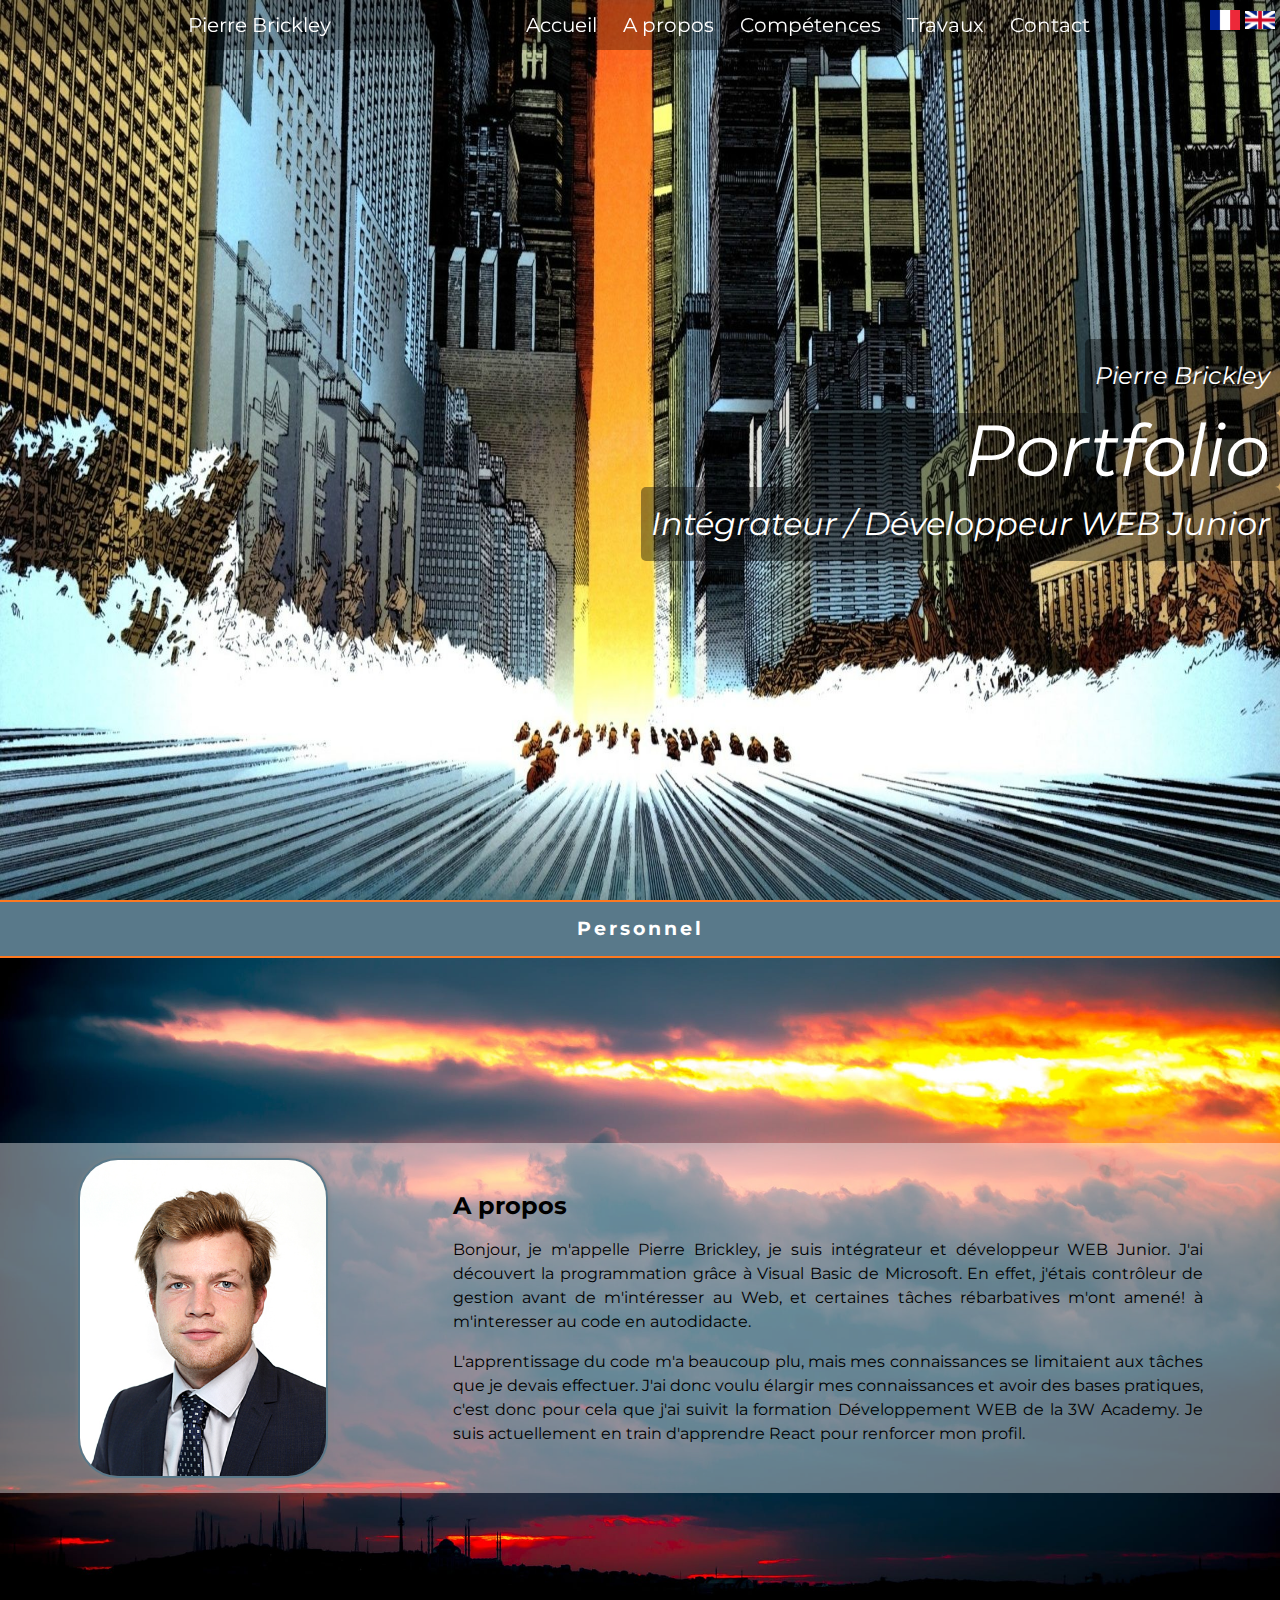
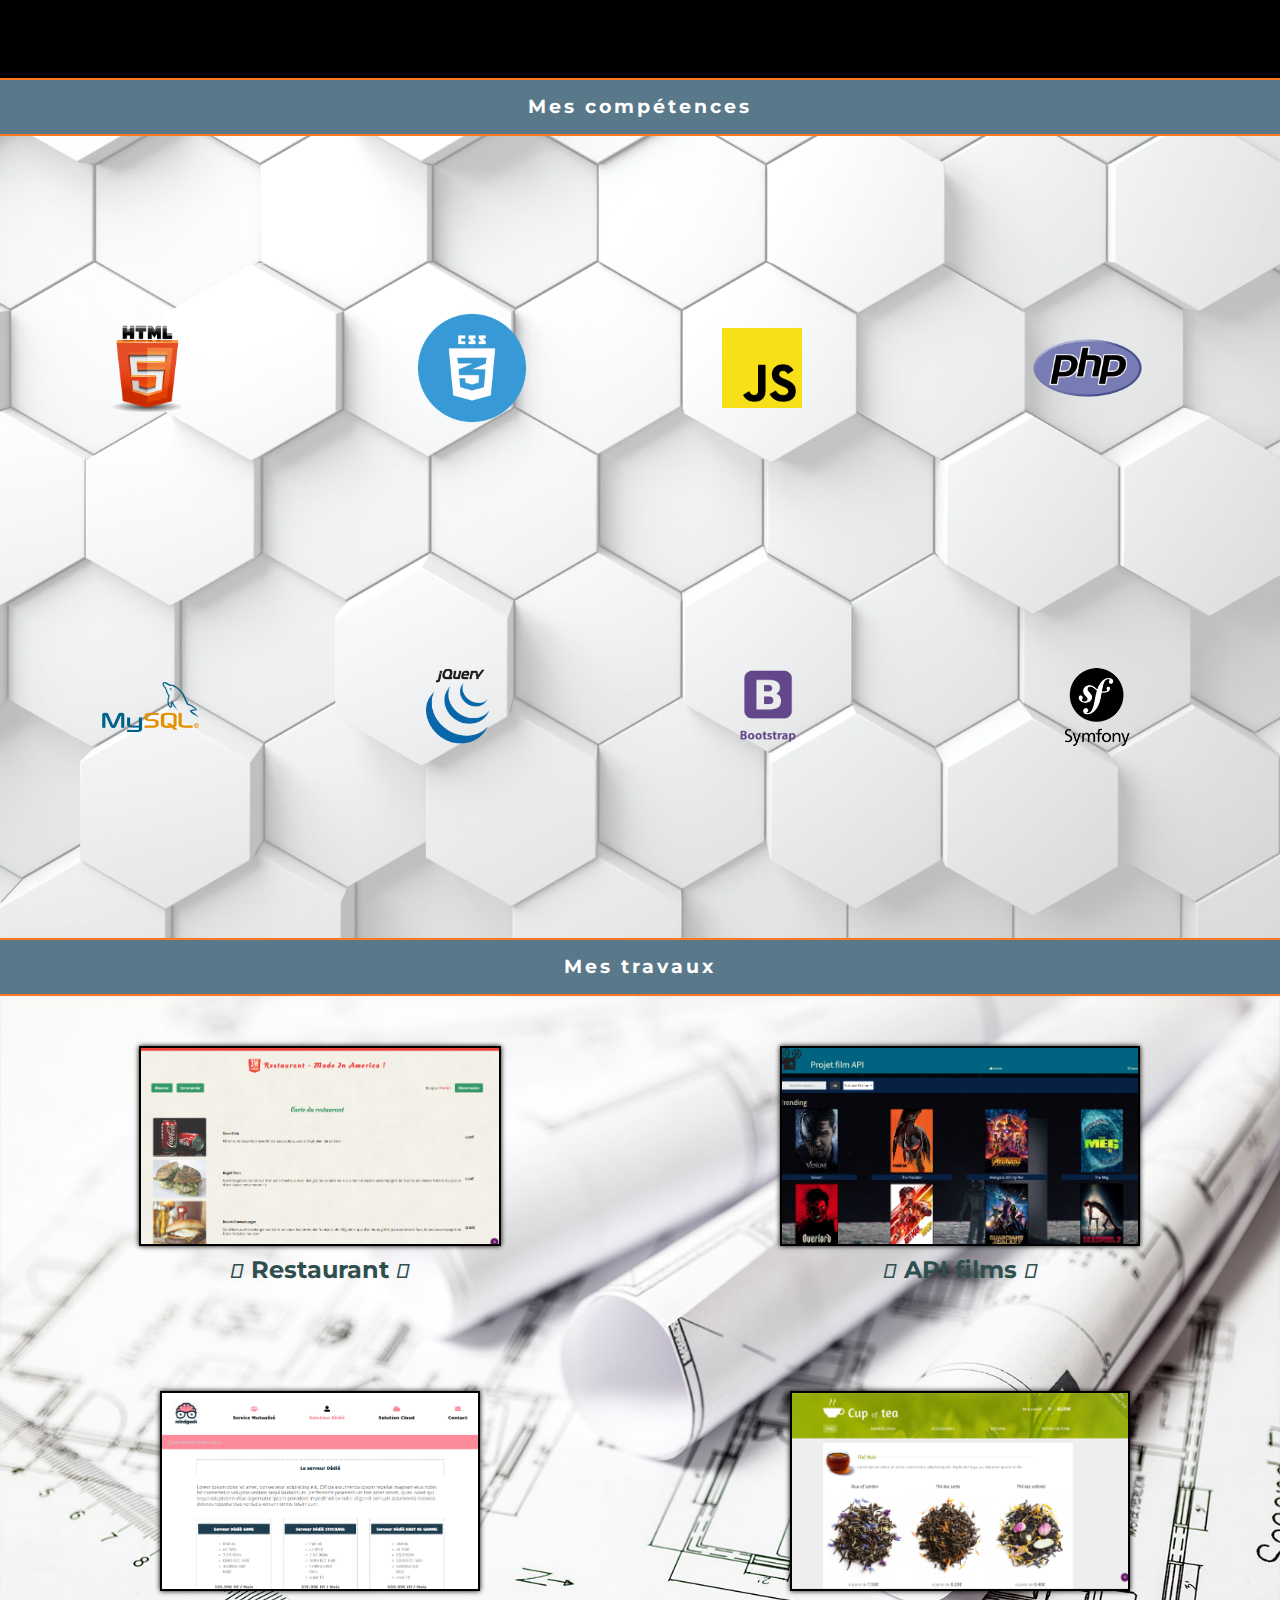
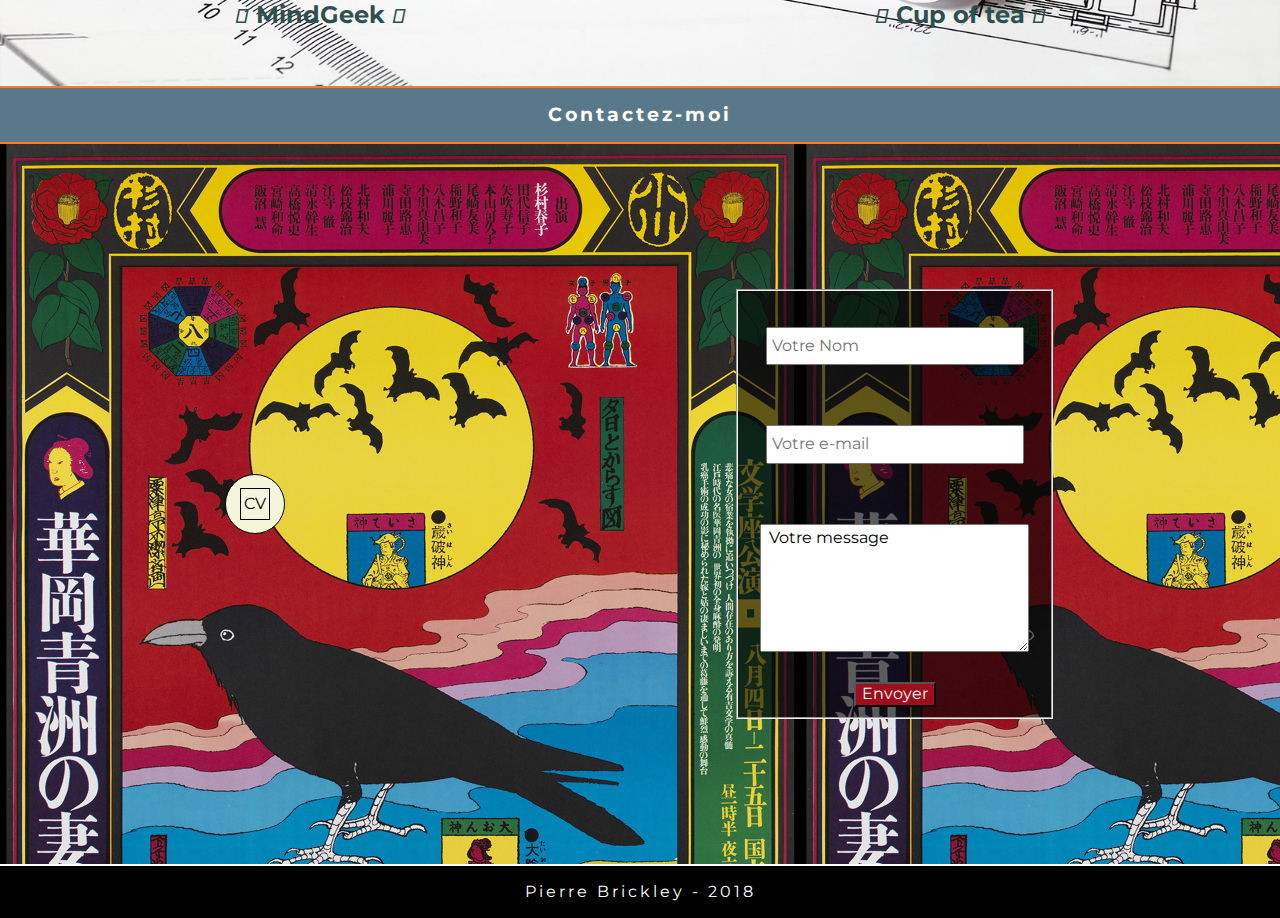
<file: index.html>
<!DOCTYPE html>
<html>
<head>
	<title>Mon portfolio</title>
	<meta charset="utf-8">
    <meta name="viewport" content="width=device-width">
	<link rel="stylesheet" href="https://use.fontawesome.com/releases/v5.4.1/css/all.css" integrity="sha384-5sAR7xN1Nv6T6+dT2mhtzEpVJvfS3NScPQTrOxhwjIuvcA67KV2R5Jz6kr4abQsz" crossorigin="anonymous">
	<link href="https://fonts.googleapis.com/css?family=Montserrat:100,100i,200,200i,300,300i,400,400i,500" rel="stylesheet">
	<link href="https://maxcdn.bootstrapcdn.com/font-awesome/4.7.0/css/font-awesome.min.css" rel="stylesheet" integrity="sha384-wvfXpqpZZVQGK6TAh5PVlGOfQNHSoD2xbE+QkPxCAFlNEevoEH3Sl0sibVcOQVnN" crossorigin="anonymous">
	<link rel="stylesheet" href="https://use.fontawesome.com/releases/v5.5.0/css/all.css" integrity="sha384-B4dIYHKNBt8Bc12p+WXckhzcICo0wtJAoU8YZTY5qE0Id1GSseTk6S+L3BlXeVIU" crossorigin="anonymous">
    <link href="css/normalize.css" rel="stylesheet">
    <link href="css/flexslider.css" rel="stylesheet">
    <link href="css/main.css" rel="stylesheet">
    <link rel="icon" type="image/png" href="img/icons/feather.png" />
	<script
	  src="https://code.jquery.com/jquery-3.3.1.min.js"
	  integrity="sha256-FgpCb/KJQlLNfOu91ta32o/NMZxltwRo8QtmkMRdAu8="
	  crossorigin="anonymous"></script>
	<script src="https://ajax.googleapis.com/ajax/libs/jquery/3.3.1/jquery.min.js"></script>
	<script src="js/animations.js"></script>

</head>
<body class="container" data-spy="scroll">
<header id="main-header">
	<a href="index.html"><img src="img/icons/frenchflag.png" class="flag fr"></a>
	<a href="indexEn.html"><img src="img/icons/enflag.png" class="flag en"></a>
	<nav class="main-nav">
		<ul class="main-nav-list">
			<li class="name"><a href="#main-nav-list">Pierre Brickley</a></li>	
			<li class="landing"><a href="#landing-section">Accueil</a></li>	
			<li class="about"><a href="#about-section">A propos</a></li>
			<li class="skills"><a href="#skills-section">Compétences</a></li>		
			<li class="projects"><a href="#projects-section">Travaux</a></li>
			<li class="contact"><a href="#contact-section">Contact</a></li>			
		</ul>
	</nav>
</header>
<main>
	<section id="landing-section">
		<div class="section-flex">
		<span class="fullname">Pierre Brickley</span>
		<span class="portfolio-title">Portfolio</span>
		<span class="occupation">Intégrateur / Développeur WEB Junior</span>
		</div>
	</section>
	<h3 class="perso-title">Personnel</h3>
	<section id="about-section">
		<div class="about-div">
			<img src="img/photos/photoidentite.JPG" atl="bzzz" class="profile-picture">
			<span class="about-flex">
				<h2 class="about-title">A propos</h1>
				<p>Bonjour, je m'appelle Pierre Brickley, je suis intégrateur et développeur WEB Junior. J'ai découvert la programmation grâce à Visual Basic de Microsoft. En effet, j'étais contrôleur de gestion avant de m'intéresser au Web, et certaines tâches rébarbatives m'ont amené! à m'interesser au code en autodidacte.</p>
				<p>L'apprentissage du code m'a beaucoup plu, mais mes connaissances se limitaient aux tâches que je devais effectuer. J'ai donc voulu élargir mes connaissances et avoir des bases pratiques, c'est donc pour cela que j'ai suivit la formation Développement WEB de la 3W Academy. Je suis actuellement en train d'apprendre React pour renforcer mon profil.</p>
			</span>
		</div>
	</section>
	<h3 class="perso-title">Mes compétences</h3>
	<section id="skills-section">
		<div class="skills-div">
			<ul class="skills-list">
				<li><img src="img/icons/html5.png" class="skills-logo html"><canvas id="draw" height="200" width="200"></canvas></li>
				<li><img src="img/icons/css3.png" class="skills-logo css"><canvas id="draw2" height="200" width="200"></canvas></li>
				<li><img src="img/icons/JS.png" class="skills-logo js"><canvas id="draw3" height="200" width="200"></canvas></li>
				<li><img src="img/icons/PHP-logo.svg.png" class="skills-logo php"><canvas id="draw4" height="200" width="200"></canvas></li>
				<li><img src="img/icons/MySQL.svg.png" class="skills-logo mysql"><canvas id="draw5" height="200" width="200"></canvas></li>
				<li><img src="img/icons/jquery.png" class="skills-logo jquery"><canvas id="draw6" height="200" width="200"></canvas></li>
				<li><img src="img/icons/bootstrap.png" class="skills-logo bootstrap"><canvas id="draw7" height="200" width="200"></canvas></li>
				<li><img src="img/icons/logo-symfony.png" class="skills-logo symfony"><canvas id="draw8" height="200" width="200"></canvas></li>



			</ul>
		</div>
	</section>
	<h3 class="perso-title">Mes travaux</h3>
	<section id="projects-section">
		<div class="projects-item1">
			<img src="img/projets/restaurant1.PNG" class="project-image projectimage1">
			<h4><i class="fas fa-arrow-circle-left" id="previmg1"></i>Restaurant<i class="fas fa-arrow-circle-right" id="nextimg1"></i></h4>				
		</div>
		<div class="projects-item1">
			<a href="http://www.pedromachuca.me"><img src="img/projets/API_Film1.PNG" class="project-image projectimage2"></a>
			<h4><i class="fas fa-arrow-circle-left previmg2"></i>API films<i class="fas fa-arrow-circle-right nextimg2"></i></h4>	
		</div>
		<div class="projects-item2">
			<img src="img/projets/MindGeek1.PNG" class="project-image projectimage3">
			<h4><i class="fas fa-arrow-circle-left previmg3"></i>MindGeek<i class="fas fa-arrow-circle-right nextimg3"></i></h4>	
		</div>
		<div class="projects-item2">
			<img src="img/projets/Cupoftea1.PNG" class="project-image projectimage4">
			<h4><i class="fas fa-arrow-circle-left previmg4"></i>Cup of tea<i class="fas fa-arrow-circle-right nextimg4"></i></h4>	
		</div>
	</section>
	<h3 class="perso-title">Contactez-moi</h3>
	<section id="contact-section">
		<span class="linkedin">
			<a href="img/resume/CV_Pbrickley_111118.pdf" >CV</a>
		</span>		
		<form class="contact-form" action="form.php" method="post" >
			<fieldset>
				<input type="text" name="namebox" placeholder="Votre Nom" class="input-name">
				<input type="e-mail" name="mailbox" placeholder="Votre e-mail"class="input-mail">
				<textarea class="input-message" name="message"> Votre message</textarea>
				<button type="submit" class="cta">Envoyer</button>
			</fieldset>
		</form>
	</section>
</main>
<footer>
	<p>Pierre Brickley - 2018</p>
</footer>
</body>
	<script src="js/slider.js"></script>
    <script type="text/javascript" src="js/main.js"></script>
<!--     <script src="js/classes/ColorPalette.class.js"></script> -->
</html>
</file>
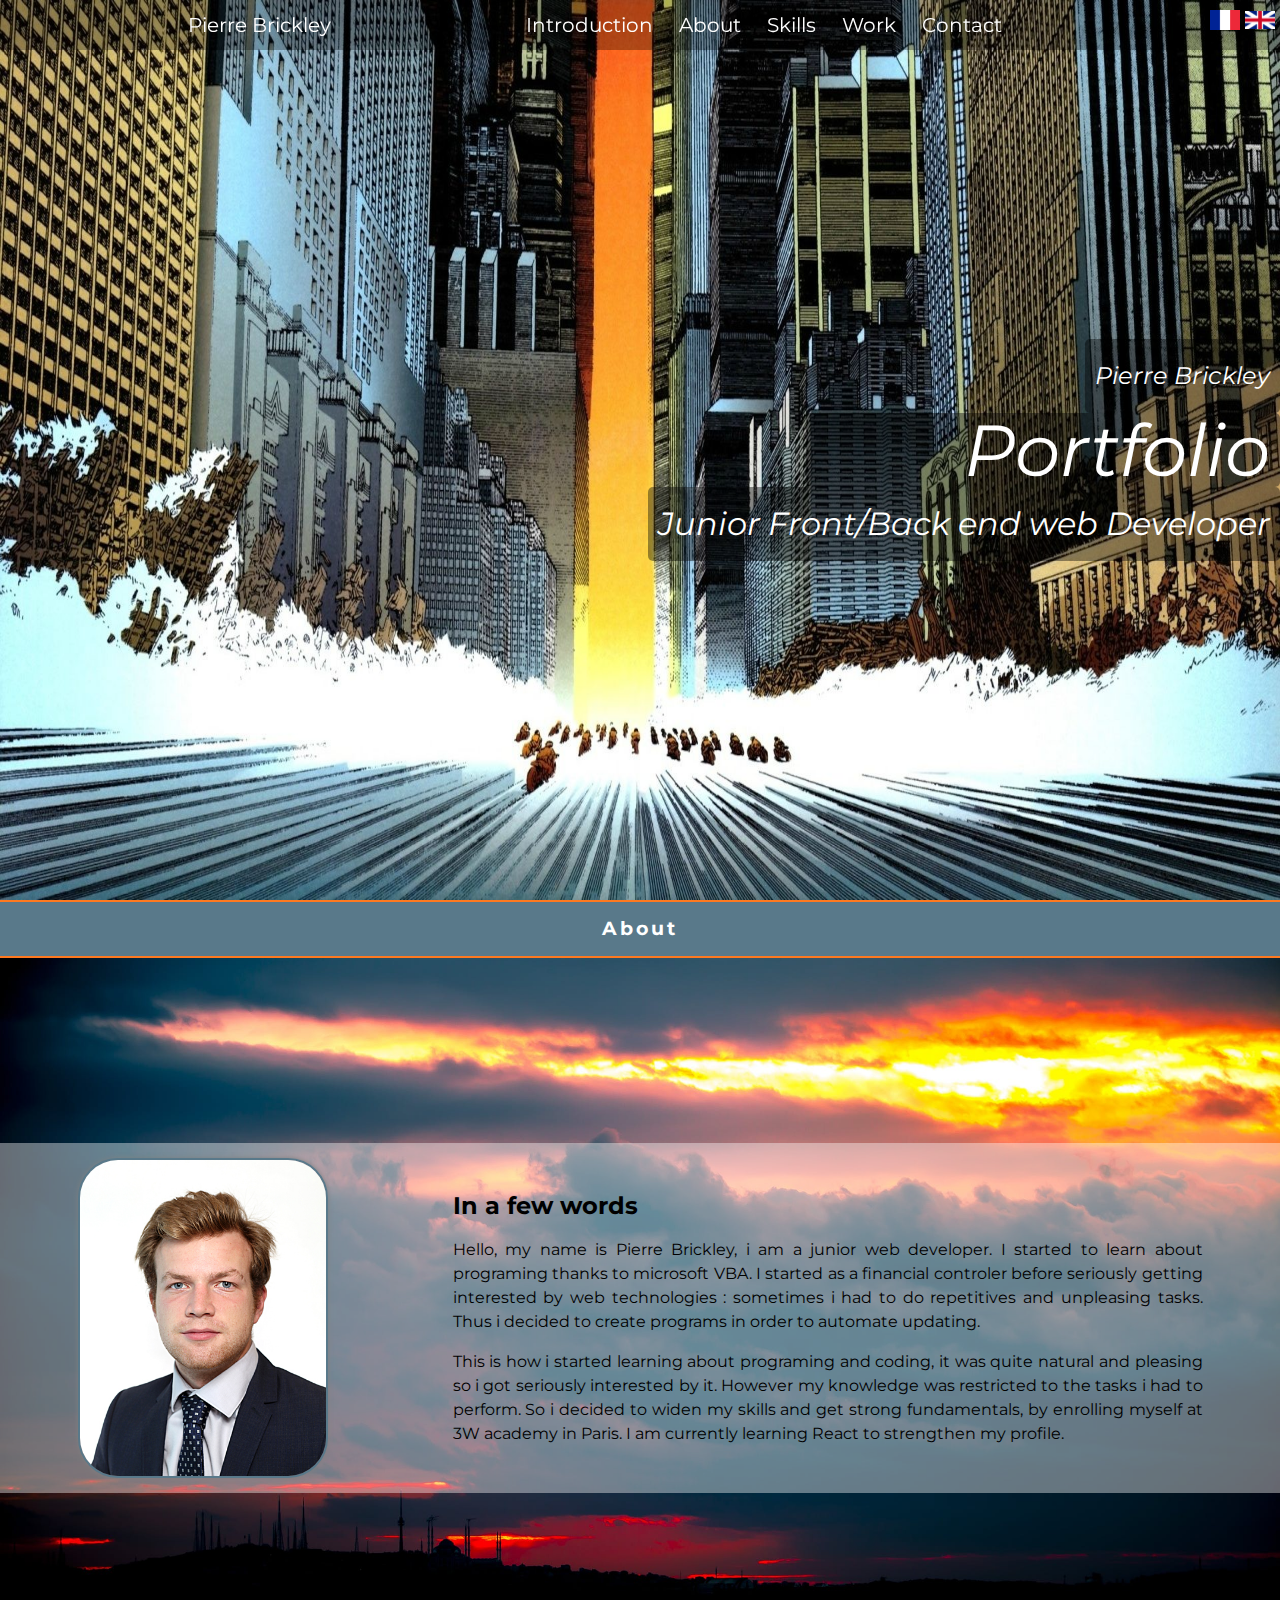
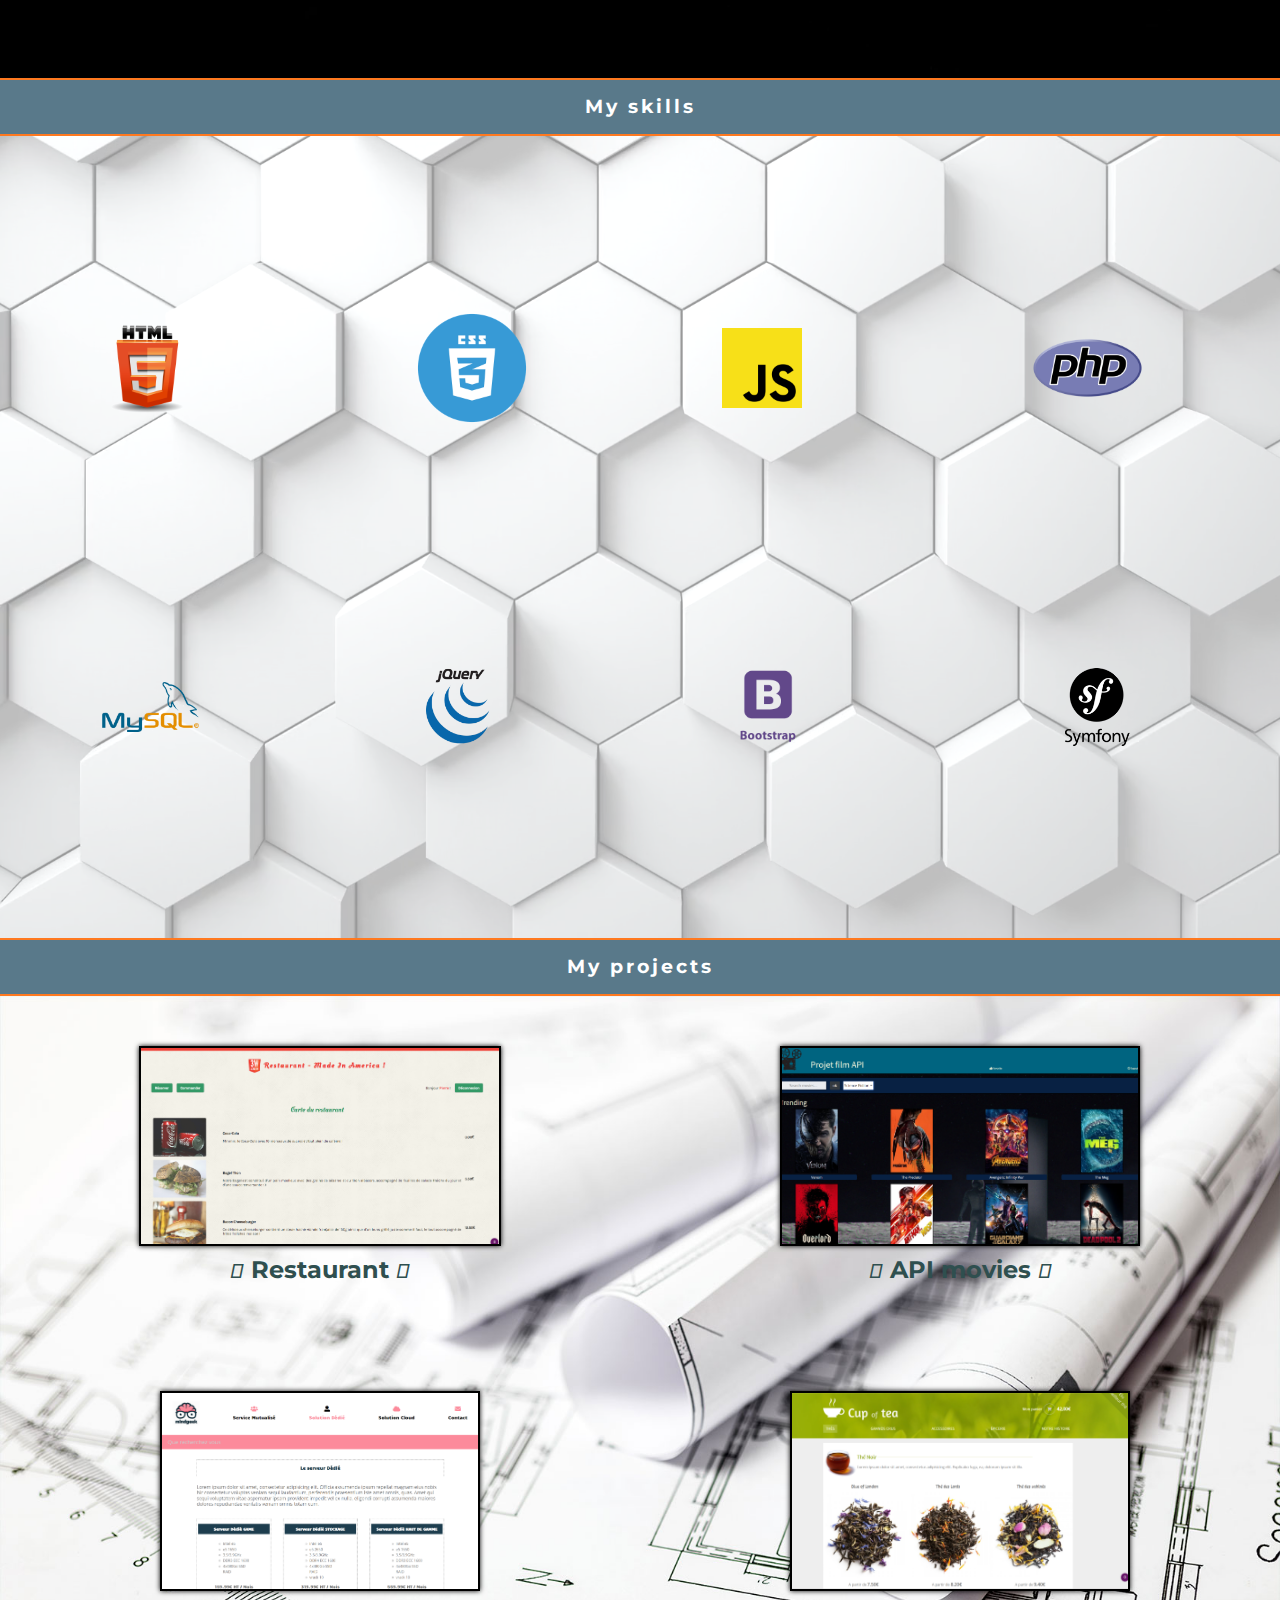
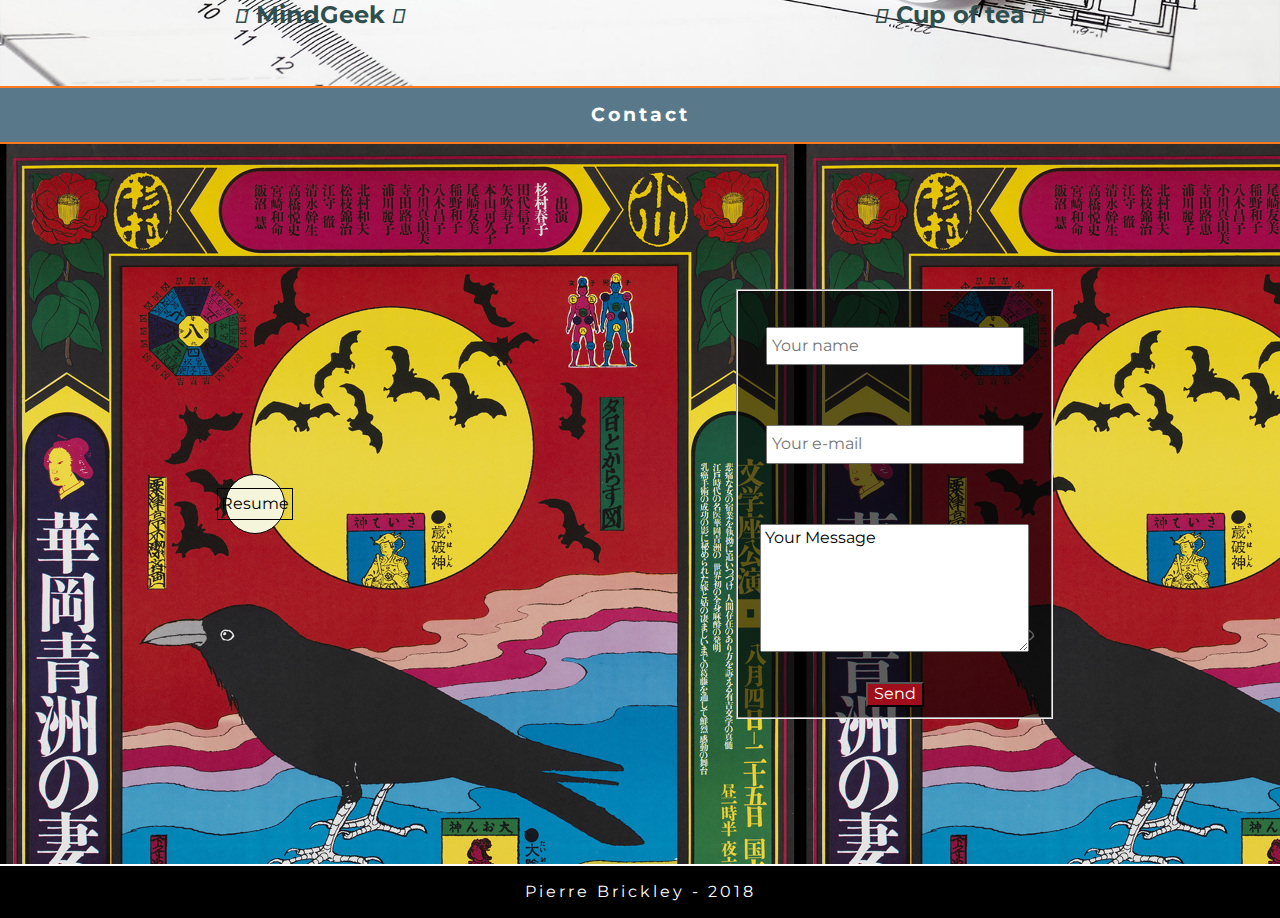
<file: indexEn.html>
<!DOCTYPE html>
<html>
<head>
	<title>Mon portfolio</title>
	<meta charset="utf-8">
    <meta name="viewport" content="width=device-width">
	<link rel="stylesheet" href="https://use.fontawesome.com/releases/v5.4.1/css/all.css" integrity="sha384-5sAR7xN1Nv6T6+dT2mhtzEpVJvfS3NScPQTrOxhwjIuvcA67KV2R5Jz6kr4abQsz" crossorigin="anonymous">
	<link href="https://fonts.googleapis.com/css?family=Montserrat:100,100i,200,200i,300,300i,400,400i,500" rel="stylesheet">
	<link href="https://maxcdn.bootstrapcdn.com/font-awesome/4.7.0/css/font-awesome.min.css" rel="stylesheet" integrity="sha384-wvfXpqpZZVQGK6TAh5PVlGOfQNHSoD2xbE+QkPxCAFlNEevoEH3Sl0sibVcOQVnN" crossorigin="anonymous">
	<link rel="stylesheet" href="https://use.fontawesome.com/releases/v5.5.0/css/all.css" integrity="sha384-B4dIYHKNBt8Bc12p+WXckhzcICo0wtJAoU8YZTY5qE0Id1GSseTk6S+L3BlXeVIU" crossorigin="anonymous">
    <link href="css/normalize.css" rel="stylesheet">
    <link href="css/flexslider.css" rel="stylesheet">
    <link href="css/main.css" rel="stylesheet">
    <link rel="icon" type="image/png" href="img/icons/feather.png" />
	<script
	  src="https://code.jquery.com/jquery-3.3.1.min.js"
	  integrity="sha256-FgpCb/KJQlLNfOu91ta32o/NMZxltwRo8QtmkMRdAu8="
	  crossorigin="anonymous"></script>
	<script src="https://ajax.googleapis.com/ajax/libs/jquery/3.3.1/jquery.min.js"></script>
	<script src="js/animations.js"></script>

</head>
<body class="container" data-spy="scroll">
<header id="main-header">
	<a href="index.html"><img src="img/icons/frenchflag.png" class="flag fr"></a>
	<a href="indexEn.html"><img src="img/icons/enflag.png" class="flag en"></a>
	<nav class="main-nav">
		<ul class="main-nav-list">
			<li class="name"><a href="#main-nav-list">Pierre Brickley</a></li>	
			<li class="landing"><a href="#landing-section">Introduction</a></li>	
			<li class="about"><a href="#about-section">About</a></li>
			<li class="skills"><a href="#skills-section">Skills</a></li>		
			<li class="projects"><a href="#projects-section">Work</a></li>
			<li class="contact"><a href="#contact-section">Contact</a></li>			
		</ul>
	</nav>
</header>
<main>
	<section id="landing-section">
		<div class="section-flex">
		<span class="fullname">Pierre Brickley</span>
		<span class="portfolio-title">Portfolio</span>
		<span class="occupation">Junior Front/Back end web Developer</span>
		</div>
	</section>
	<h3 class="perso-title">About</h3>
	<section id="about-section">
		<div class="about-div">
			<img src="img/photos/photoidentite.JPG" atl="bzzz" class="profile-picture">
			<span class="about-flex">
				<h2 class="about-title">In a few words</h1>				
				<p>Hello, my name is Pierre Brickley, i am a junior web developer. I started to learn about programing thanks to microsoft VBA. I started as a financial controler before seriously getting interested by web technologies : sometimes i had to do repetitives and unpleasing tasks. Thus i decided to create programs in order to automate updating.</p>
				<p>This is how i started learning about programing and coding, it was quite natural and pleasing so i got seriously interested by it. However my knowledge was restricted to the tasks i had to perform. So i decided to widen my skills and get strong fundamentals, by enrolling myself at 3W academy in Paris. I am currently learning React to strengthen my profile.</p>
			</span>
		</div>
	</section>
	<h3 class="perso-title">My skills</h3>
	<section id="skills-section">
		<div class="skills-div">
			<ul class="skills-list">
				<li><img src="img/icons/html5.png" class="skills-logo html"><canvas id="draw" height="200" width="200"></canvas></li>
				<li><img src="img/icons/css3.png" class="skills-logo css"><canvas id="draw2" height="200" width="200"></canvas></li>
				<li><img src="img/icons/JS.png" class="skills-logo js"><canvas id="draw3" height="200" width="200"></canvas></li>
				<li><img src="img/icons/PHP-logo.svg.png" class="skills-logo php"><canvas id="draw4" height="200" width="200"></canvas></li>
				<li><img src="img/icons/MySQL.svg.png" class="skills-logo mysql"><canvas id="draw5" height="200" width="200"></canvas></li>
				<li><img src="img/icons/jquery.png" class="skills-logo jquery"><canvas id="draw6" height="200" width="200"></canvas></li>
				<li><img src="img/icons/bootstrap.png" class="skills-logo bootstrap"><canvas id="draw7" height="200" width="200"></canvas></li>
				<li><img src="img/icons/logo-symfony.png" class="skills-logo symfony"><canvas id="draw8" height="200" width="200"></canvas></li>



			</ul>
		</div>
	</section>
	<h3 class="perso-title">My projects</h3>
	<section id="projects-section">
		<div class="projects-item1">
			<img src="img/projets/restaurant1.PNG" class="project-image projectimage1">
			<h4><i class="fas fa-arrow-circle-left" id="previmg1"></i>Restaurant<i class="fas fa-arrow-circle-right" id="nextimg1"></i></h4>				
		</div>
		<div class="projects-item1">
			<a href="http://www.pedromachuca.me"><img src="img/projets/API_Film1.PNG" class="project-image projectimage2"></a>
			<h4><i class="fas fa-arrow-circle-left previmg2"></i>API movies<i class="fas fa-arrow-circle-right nextimg2"></i></h4>	
		</div>
		<div class="projects-item2">
			<img src="img/projets/MindGeek1.PNG" class="project-image projectimage3">
			<h4><i class="fas fa-arrow-circle-left previmg3"></i>MindGeek<i class="fas fa-arrow-circle-right nextimg3"></i></h4>	
		</div>
		<div class="projects-item2">
			<img src="img/projets/Cupoftea1.PNG" class="project-image projectimage4">
			<h4><i class="fas fa-arrow-circle-left previmg4"></i>Cup of tea<i class="fas fa-arrow-circle-right nextimg4"></i></h4>	
		</div>
	</section>
	<h3 class="perso-title">Contact</h3>
	<section id="contact-section">
		<span class="linkedin">
			<a href="img/resume/CV_Pbrickley_111118En.pdf" >Resume</a>
		</span>		
		<form class="contact-form" action="form.php" method="post" >
			<fieldset>
				<input type="text" name="namebox" placeholder="Your name" class="input-name">
				<input type="e-mail" name="mailbox" placeholder="Your e-mail"class="input-mail">
				<textarea class="input-message" name="message">Your Message</textarea>
				<button type="submit" class="cta">Send</button>
			</fieldset>
		</form>
	</section>
</main>
<footer>
	<p>Pierre Brickley - 2018</p>
</footer>
</body>
	<script src="js/slider.js"></script>
    <script type="text/javascript" src="js/main.js"></script>
<!--     <script src="js/classes/ColorPalette.class.js"></script> -->
</html>
</file>
<file: css/main.css>
*{
  box-sizing: border-box;

  }

img{
  max-width: 100%;
  height: auto;
}

body{
  margin: 0;
  background-color: #eee;
  line-height: 1.5em;
  font-family: 'Montserrat', sans-serif;
}



/************** HEADER  **********************/

.flag{
	width: 30px;
	position: absolute;
	z-index: 50;
}

.flag:hover{
	border: 2px solid white;
	transition: 400ms;
}

.en{
	top: 11px;
	right: 5px;
}
.fr{
	top: 10px;
	right: 40px;
}



.main-nav-list{
	display: flex;
	flex-direction: row;
	text-decoration: none;
	list-style: none;
	height: 50px;
	align-items: center;
	font-size:20px;
	padding: 5px;
	position: fixed;
	top:0;
	width: 100%;
	color: white;
	background-color: rgba(0,0,0,0.3);
	margin-top: 0;
	z-index: 5;
}

.main-nav-list li{

	display: inline-block;
	white-space: nowrap;
}


.main-nav-list a{
	padding: 13px;
	text-decoration : none;
	color: white;
/*    -webkit-transition: all 0.3s ease;
    -moz-transition: all 0.3s ease;
    -o-transition: all 0.3s ease;
    -ms-transition: all 0.3s ease;*/
    transition: all 0.3s cubic-bezier(0.39, 0.07, 0.25, 1);

}



.main-nav-list a:hover{
	color: #fe7920;
	background-color: black;
	transition: 400ms;
}

.name{
	width: 40%;
	text-align: center;
	font-size: 1,2em;

}


/************** MAIN  **********************/


/************** Section Landing  **********************/

#landing-section{

	height:100vh;
	background-image: url('../img/themes/themelanding.jpg');
	background-repeat: no-repeat;
	background-size: 100% 100vh;
	background-position: center top;
	display: flex;
	justify-content: flex-end;
	align-items: center;
}

.section-flex{
	display: flex;
	flex-direction: column;
	align-items: flex-end;
}

.section-flex span{
	color: white;
	padding : 25px 10px;
	font-style: italic;
	text-align: right;
	background-color: rgba(0,0,0,0.4);
	border-radius: 5px;
}


.fullname{
	font-size: 1.5em;
}

.portfolio-title{
	font-size: 4.5em;
	width: 75%;
	text-align: center;
	padding: 25px 0;

}

.occupation{
	font-size: 2em;
}

/************** Section about  **********************/


#about-section{
	display: flex;
	align-items: center;
	min-height: 80vh;
	background-image: url('../img/themes/sunsetbkg.jpeg');
	background-repeat: no-repeat;
	background-size: cover;
	background-position: center center;
	clear: both;
	overflow: hidden;

}

.perso-title{
	background-color: #59798a;
	text-align:center;
	color: white;
	margin-top: 0;
	margin-bottom: 0;
	letter-spacing: 3px;
	border-top : 2px solid #fe7920;
	border-bottom : 2px solid #fe7920;
	padding: 15px;
}

.skills-div{
	height: 100%;
	margin-top: 0;
	margin-bottom: 0;
}

.about-div{
	display: flex;
	flex-direction: row;
	justify-content: space-around;
	align-items: center;
	padding: 70px 0;
	width: 100%;
	padding: 15px;
	background-color: rgba(255,255,255,0.4);
	clear: both;
	overflow: hidden;


}

.profile-picture{
	width: 20%;
	height: auto;
	border-radius: 40px;
	border: 2px solid #59798a;
	box-shadow: 0 0 5px grey;

}

.about-flex{
	width: 60%;
	text-align: justify;
}

/************** Section skills  **********************/

#skills-section{
	display: flex;
	align-items: center;
	height: 100%;
	background-image: url('../img/themes/background-4.jpg');	
	background-repeat: no-repeat;
	background-size: cover;
	background-position: center top;

}

.skills-list{
	list-style: none;
	display: flex;
	justify-content: space-between;
	align-items: center;
	flex-wrap: wrap;
	background-color: rgba(255,255,255,0.6);
	height: 100%;
	margin: 0;

}


.skills-list li:nth-child(-n+4){
	width: 25%;
	padding: 5%;
	padding-bottom: 0;

}

.skills-list li:nth-child(n+5){
	width: 25%;
	padding: 5%;
	padding-top: 0;

}

.skills-logo{
	width: auto;
	height: 90px;

}

.symfony{
	height: 130px;
}

.js{
	height: 80px;
}

.css{
	height: 120px;
}

.php{
	height: 60px;
}

.mysql{
	height: 50px;
}

.skills-logo{
	position: relative;
	top: 110px;
	left: 50;
}

#draw{
	position: relative;
	top:-42px;
	left:-52px; 
}
#draw2{
	position: relative;
	top:-57px;
	left:-40px; 
}
#draw3{
	position: relative;
	top:-36px;
	left:-60px; 
}
#draw4{
	position: relative;
	top:-28px;
	left:-45px; 
}
#draw5{
	position: relative;
	top:-18px;
	left:-52px; 
}
#draw6{
	position: relative;
	top:-42px;
	left:-52px; 
}
#draw7{
	position: relative;
	top:-42px;
	left:-57px; 
}
#draw8{
	position: relative;
	top:-65px;
	left:-36px; 
}




/************** Section projects  **********************/

#projects-section{
	background-image: url(../img/themes/srg_background_projects.jpg);
	background-repeat: no-repeat;
	background-size: cover;
	background-position: center top;
	display: flex;
	flex-direction: row;
	flex-wrap: wrap;
	justify-content: space-around;
	align-items: center;
}

.projects-item1,
.projects-item2{
	text-align: center;
    width: 47%;
    padding: 50px 2px;
    font-size: 24px;
    color: black;
    font-weight: 200;
}

.projects-item1 h4,
.projects-item2 h4{
	margin: 8px 0;
	color: darkslategrey;
}

.fas{
	font-size: 20px;
	padding: 0 8px;
	cursor: pointer;
}

.project-image{

	border: 2px solid black;
	box-shadow: 0 0 5px black;
	width: auto;
	height: 200px;
	transition: all .3s ease-in-out;

}

/************** Section contact  **********************/

#contact-section{
	background-image: url('../img/photos/AWAZU-12_800.jpg');

	height: 80vh;
	display: flex;
	flex-direction: row;
	flex-wrap: wrap;
	justify-content: space-around;
	align-items: center;
}


fieldset{
	display: flex;
	background-color: rgb(0,0,0,0.6);
	flex-direction: column;
	align-items:center;


}


.linkedin{

	background-color: beige;
	height: 60px;
	width: 60px;
	border-radius: 50%;
	display: flex;
	justify-content: center;
	align-items: center;
	border: 1px solid black;
}

.linkedin a{
	text-decoration: none;
	color: black;
	padding: 3px;
	border: 1px solid black;

}

.linkedin a:hover{
	color: white;
	background-color: black;
	transition: 400ms;
}


.input-name{
	padding: 8px 30px 8px 4px;
	margin: 30px 10px;
}

.input-mail{
	padding: 8px 30px 8px 4px;
	margin: 30px 10px;
}

.input-message{
	padding: 4px 48px 86px 4px;
	margin: 30px 10px;
}


.cta{
	margin-left: auto;
	margin-right: auto;
	text-align: center;
	background-color: #9f0f1b;
	color:white;

}

footer{
	background-color: black;
	color: white;
	text-align: center;
	letter-spacing: 3px;
	margin: 0;
	padding: 14px;
	border-top: 2px solid white;	
}

footer p {
	margin :0;²
	font-size: 10px;
}


@media screen and (max-width: 850px)
{

	.main-nav-list{
		 position: top;
		 flex-wrap: wrap;
	}


	.skills-list li:nth-child(3){
		width: 50%;
	    padding: 5%;
	}
	.skills-list li:nth-child(4){
		width: 50%;
	    padding: 5%;
	}
	.skills-list li:nth-child(5){
		width: 50%;
	    padding: 5%;
	}
	.skills-list li:nth-child(6){
		width: 50%;
	    padding: 5%;
	}
	.skills-list li:nth-child(-n+2) {
	    width: 50%;
	    padding: 5%;
	    padding-bottom: 0;

    }


    .skills-list li:nth-child(n+7) {
	    width: 50%;
	    padding: 5%;
	    padding-top: 0;
	}

	.skills-list{
		padding-left: 14%;
	}

	.projects-item1,
	.projects-item2{
		text-align: center;
	    width: 90%;
	    padding: 50px 2px;
	    font-size: 24px;
	    color: black;
	    font-weight: 200;
	}

}

@media screen and (max-width: 600px)
{

	.portfolio-title{
	font-size: 2.5em;
	width: 75%;
	text-align: center;
	padding: 25px 0;

}
	.main-nav-list{
		display: none;
	}

/*	.skills-list li:nth-child(n){
		width: 100%;
		padding: 0;
		text-align: center;

	}


	.skilss-logo{
		top:-100px;
		left:80px;
	}

	#draw{
	position: relative;
	top:-42px;
	left:-52px; 
	}
	#draw2{
		position: relative;
		top:-57px;
		left:-40px; 
	}
	#draw3{
		position: relative;
		top:-36px;
		left:-60px; 
	}
	#draw4{
		position: relative;
		top:-28px;
		left:-45px; 
	}
	#draw5{
		position: relative;
		top:-18px;
		left:-52px; 
	}
	#draw6{
		position: relative;
		top:-42px;
		left:-52px; 
	}
	#draw7{
		position: relative;
		top:-42px;
		left:-57px; 
	}
	#draw8{
		position: relative;
		top:-65px;
		left:-36px; 
	}*/


}
</file>
